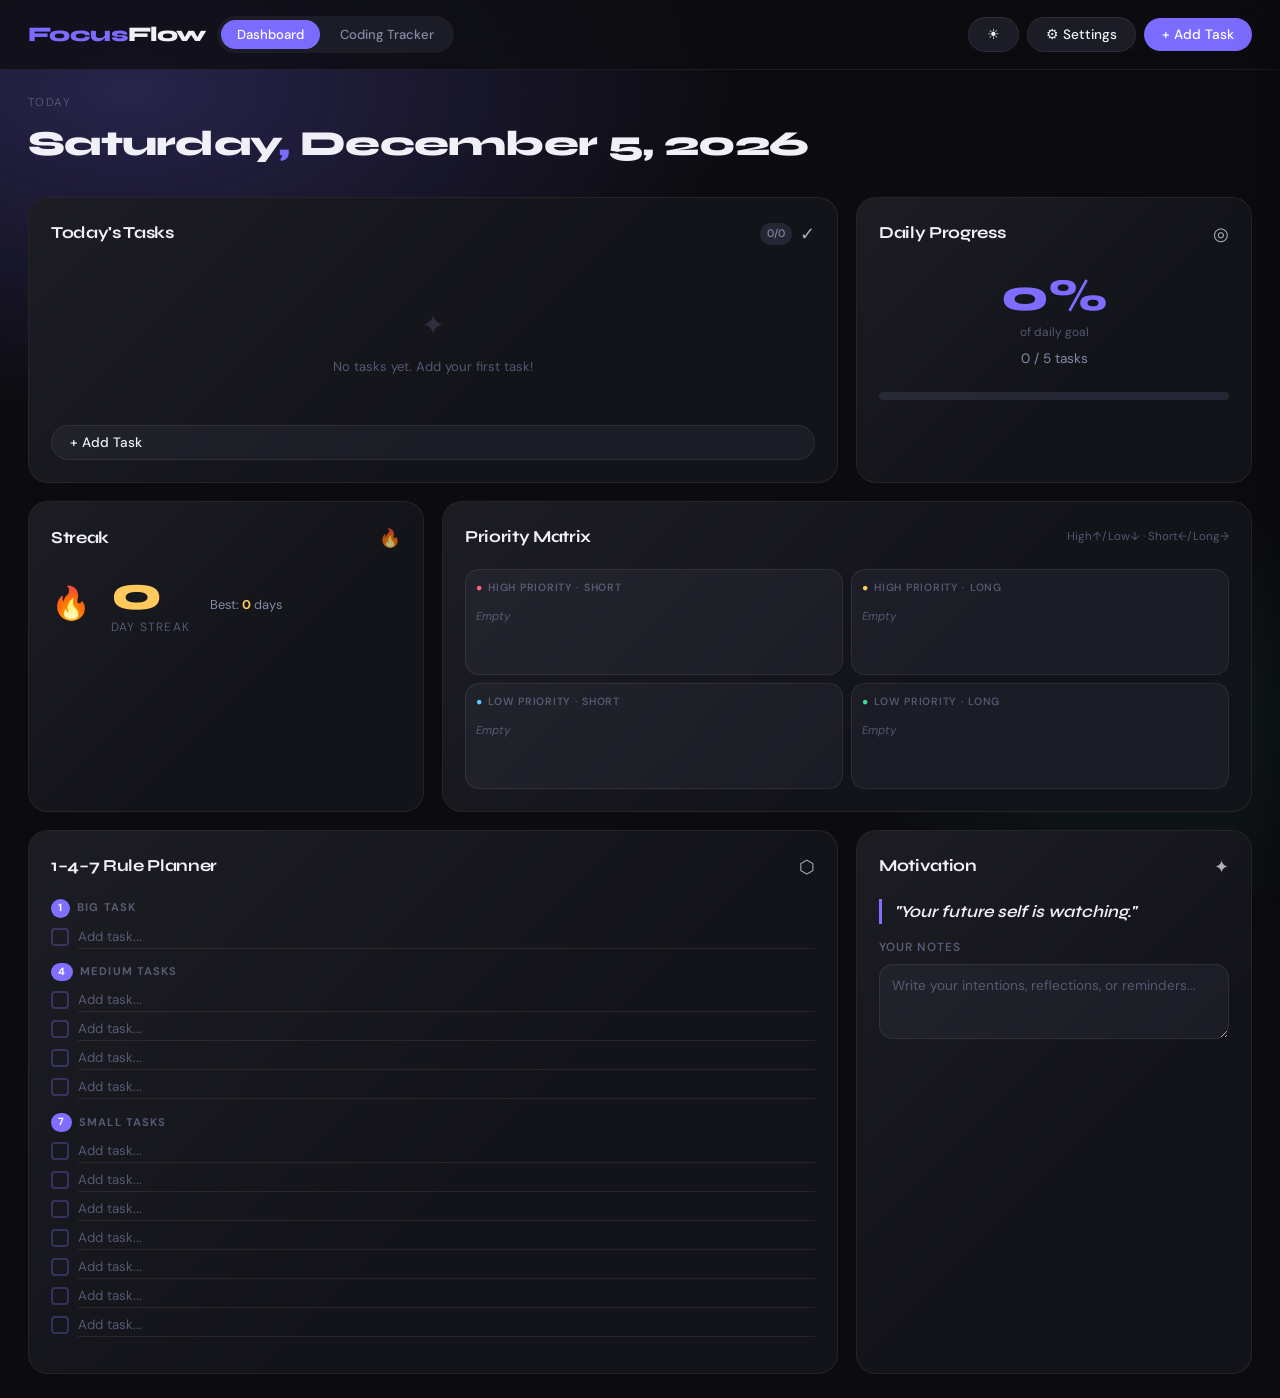
<file: focusflow-preview.html>
<!DOCTYPE html>
<html lang="en">
<head>
<meta charset="UTF-8">
<meta name="viewport" content="width=device-width, initial-scale=1.0">
<title>FocusFlow</title>
<link rel="preconnect" href="https://fonts.googleapis.com">
<link href="https://fonts.googleapis.com/css2?family=Syne:wght@400;500;600;700;800&family=DM+Sans:ital,wght@0,300;0,400;0,500;1,300&display=swap" rel="stylesheet">
<style>
:root {
  --accent: #7c6bff;
  --accent-glow: rgba(124,107,255,0.25);
  --bg: #0c0c10;
  --surface: #13131a;
  --surface-2: #1c1c26;
  --surface-3: #252533;
  --border: rgba(255,255,255,0.07);
  --border-accent: rgba(124,107,255,0.3);
  --text-primary: #f0f0f8;
  --text-secondary: #8888a8;
  --text-muted: #555570;
  --green: #3ddc97;
  --yellow: #ffc85b;
  --red: #ff5c7a;
  --blue: #5bc8ff;
  --radius: 14px;
  --radius-sm: 8px;
  --radius-lg: 20px;
  --t-fast: 0.15s ease;
  --t-normal: 0.25s ease;
  --t-slow: 0.4s ease;
  --font-display: 'Syne', sans-serif;
  --font-body: 'DM Sans', sans-serif;
}
body.light-theme {
  --bg: #f0f0f8; --surface: #ffffff; --surface-2: #f5f5ff; --surface-3: #eaeaf5;
  --border: rgba(0,0,0,0.07); --text-primary: #0c0c18; --text-secondary: #555575; --text-muted: #9898b8;
}
*,*::before,*::after{box-sizing:border-box;margin:0;padding:0;}
html{scroll-behavior:smooth;}
body{font-family:var(--font-body);background:var(--bg);color:var(--text-primary);min-height:100vh;font-size:15px;line-height:1.6;transition:background var(--t-slow),color var(--t-slow);overflow-x:hidden;}
body::before{content:'';position:fixed;inset:0;background:radial-gradient(ellipse 80% 60% at 10% 10%,var(--accent-glow) 0%,transparent 60%),radial-gradient(ellipse 50% 50% at 90% 80%,rgba(61,220,151,0.07) 0%,transparent 50%);pointer-events:none;z-index:0;}
h1,h2,h3,h4{font-family:var(--font-display);letter-spacing:-0.02em;}
h1{font-size:clamp(1.6rem,4vw,2.2rem);font-weight:800;}
h2{font-size:1.05rem;font-weight:700;}
.app-wrapper{position:relative;z-index:1;min-height:100vh;}
/* TOPBAR */
.topbar{display:flex;align-items:center;justify-content:space-between;padding:16px 28px;border-bottom:1px solid var(--border);backdrop-filter:blur(20px);background:rgba(12,12,16,0.75);position:sticky;top:0;z-index:100;}
body.light-theme .topbar{background:rgba(240,240,248,0.9);}
.topbar-left{display:flex;align-items:center;gap:12px;}
.logo{font-family:var(--font-display);font-size:1.3rem;font-weight:800;color:var(--accent);letter-spacing:-0.03em;}
.logo span{color:var(--text-primary);}
.nav-pills{display:flex;gap:4px;background:var(--surface-2);padding:4px;border-radius:50px;}
.nav-pill{padding:6px 16px;border-radius:50px;font-size:0.82rem;font-weight:500;color:var(--text-secondary);cursor:pointer;border:none;background:transparent;font-family:var(--font-body);transition:all var(--t-normal);}
.nav-pill:hover{color:var(--text-primary);}
.nav-pill.active{background:var(--accent);color:#fff;}
.topbar-actions{display:flex;align-items:center;gap:8px;}
.main-content{padding:24px 28px;max-width:1400px;margin:0 auto;}
/* DATE HERO */
.date-hero{margin-bottom:24px;animation:fadeUp 0.6s ease both;}
.today-label{font-size:0.72rem;text-transform:uppercase;letter-spacing:0.12em;color:var(--text-muted);margin-bottom:4px;}
.accent-dot{color:var(--accent);}
/* GRID */
.dashboard-grid{display:grid;grid-template-columns:repeat(auto-fit,minmax(300px,1fr));gap:18px;}
.card-full{grid-column:1/-1;}
.card-wide{grid-column:span 2;}
/* GLASS CARD */
.glass-card{background:var(--surface);border:1px solid var(--border);border-radius:var(--radius-lg);padding:22px;transition:transform var(--t-normal),border-color var(--t-normal),box-shadow var(--t-normal);animation:fadeUp 0.5s ease both;position:relative;overflow:hidden;}
.glass-card::before{content:'';position:absolute;inset:0;background:linear-gradient(135deg,rgba(255,255,255,0.04) 0%,transparent 60%);pointer-events:none;}
.glass-card:hover{border-color:var(--border-accent);transform:translateY(-2px);box-shadow:0 8px 32px rgba(0,0,0,0.3);}
.card-header{display:flex;align-items:center;justify-content:space-between;margin-bottom:18px;}
.card-icon{font-size:1.1rem;opacity:0.7;}
/* BUTTONS */
.btn{display:inline-flex;align-items:center;gap:6px;padding:8px 18px;border-radius:50px;font-family:var(--font-body);font-size:0.85rem;font-weight:500;cursor:pointer;transition:all var(--t-fast);border:none;outline:none;}
.btn-primary{background:var(--accent);color:#fff;}
.btn-primary:hover{filter:brightness(1.15);transform:translateY(-1px);box-shadow:0 4px 20px var(--accent-glow);}
.btn-ghost{background:var(--surface-2);color:var(--text-primary);border:1px solid var(--border);}
.btn-ghost:hover{border-color:var(--accent);color:var(--accent);}
.icon-btn{width:28px;height:28px;border-radius:7px;background:var(--surface-3);border:none;color:var(--text-secondary);font-size:0.82rem;cursor:pointer;display:inline-flex;align-items:center;justify-content:center;transition:all var(--t-fast);}
.icon-btn:hover{background:var(--accent);color:#fff;}
.icon-btn.danger:hover{background:var(--red);}
.pill-btn{padding:5px 12px;border-radius:50px;font-size:0.76rem;font-weight:500;background:var(--surface-2);border:1px solid var(--border);color:var(--text-secondary);cursor:pointer;transition:all var(--t-fast);font-family:var(--font-body);}
.pill-btn:hover{border-color:var(--accent);color:var(--accent);}
/* PROGRESS */
.progress-wrap{display:flex;align-items:center;gap:10px;margin:10px 0;}
.progress-bar{flex:1;height:8px;background:var(--surface-3);border-radius:50px;overflow:hidden;}
.progress-bar-fill{height:100%;background:linear-gradient(90deg,var(--accent),var(--green));border-radius:50px;transition:width 0.6s cubic-bezier(0.4,0,0.2,1);}
.progress-pct{font-family:var(--font-display);font-weight:700;font-size:0.88rem;color:var(--accent);min-width:40px;text-align:right;}
.progress-big{text-align:center;padding:8px 0;}
.progress-ring-val{font-family:var(--font-display);font-size:2.8rem;font-weight:800;color:var(--accent);line-height:1;}
.progress-ring-label{font-size:0.75rem;color:var(--text-muted);margin-top:4px;}
.progress-detail{font-size:0.85rem;color:var(--text-secondary);margin-top:6px;}
/* STREAK */
.streak-display{display:flex;align-items:center;gap:20px;}
.streak-num{font-family:var(--font-display);font-size:3rem;font-weight:800;color:var(--yellow);line-height:1;}
.streak-info{flex:1;}
.streak-label{font-size:0.75rem;text-transform:uppercase;letter-spacing:0.1em;color:var(--text-muted);}
.streak-best{font-size:0.8rem;color:var(--text-secondary);margin-top:4px;}
.streak-best strong{color:var(--yellow);}
/* TASKS */
.task-item{display:flex;align-items:flex-start;gap:10px;padding:12px 14px;background:var(--surface-2);border-radius:var(--radius);margin-bottom:8px;border:1px solid var(--border);border-left:3px solid transparent;transition:all var(--t-normal);animation:fadeUp 0.3s ease both;}
.task-item:hover{border-color:var(--border-accent);transform:translateX(2px);}
.task-item.priority-high{border-left-color:var(--red);}
.task-item.priority-medium{border-left-color:var(--yellow);}
.task-item.priority-low{border-left-color:var(--green);}
.task-item.completed{opacity:0.5;}
.task-item.completed .task-title{text-decoration:line-through;}
.task-check{width:20px;height:20px;min-width:20px;border-radius:5px;border:2px solid var(--border-accent);background:transparent;cursor:pointer;font-size:0.7rem;color:var(--accent);display:flex;align-items:center;justify-content:center;transition:all var(--t-fast);}
.task-check:hover,.task-item.completed .task-check{background:var(--accent);border-color:var(--accent);color:#fff;}
.task-body{flex:1;min-width:0;}
.task-title{font-weight:500;font-size:0.88rem;white-space:nowrap;overflow:hidden;text-overflow:ellipsis;}
.task-desc{font-size:0.75rem;color:var(--text-secondary);margin-top:2px;}
.task-meta{display:flex;flex-wrap:wrap;gap:5px;margin-top:5px;}
.task-actions{display:flex;gap:5px;opacity:0;transition:opacity var(--t-fast);}
.task-item:hover .task-actions{opacity:1;}
/* BADGES */
.badge{font-size:0.68rem;padding:2px 7px;border-radius:50px;background:var(--surface-3);color:var(--text-secondary);font-weight:500;}
.priority-badge-high{background:rgba(255,92,122,0.15);color:var(--red);}
.priority-badge-medium{background:rgba(255,200,91,0.15);color:var(--yellow);}
.priority-badge-low{background:rgba(61,220,151,0.15);color:var(--green);}
/* EMPTY */
.empty-state{text-align:center;padding:36px 16px;color:var(--text-muted);}
.empty-state span{font-size:1.8rem;display:block;margin-bottom:8px;opacity:0.4;}
.empty-state p{font-size:0.82rem;}
/* MATRIX */
.matrix-grid{display:grid;grid-template-columns:1fr 1fr;gap:8px;min-height:220px;}
.matrix-quadrant{background:var(--surface-2);border-radius:var(--radius);padding:10px;border:1px solid var(--border);min-height:90px;}
.matrix-label{font-size:0.66rem;font-weight:600;text-transform:uppercase;letter-spacing:0.07em;color:var(--text-muted);margin-bottom:6px;display:flex;align-items:center;gap:5px;}
.matrix-q1 .matrix-label::before{content:'●';color:var(--red);}
.matrix-q2 .matrix-label::before{content:'●';color:var(--yellow);}
.matrix-q3 .matrix-label::before{content:'●';color:var(--blue);}
.matrix-q4 .matrix-label::before{content:'●';color:var(--green);}
.matrix-task{font-size:0.75rem;padding:3px 7px;background:var(--surface-3);border-radius:5px;margin-bottom:3px;white-space:nowrap;overflow:hidden;text-overflow:ellipsis;}
.matrix-task.done{text-decoration:line-through;opacity:0.5;}
.matrix-empty{font-size:0.72rem;color:var(--text-muted);font-style:italic;}
/* 1-4-7 PLAN */
.plan-section{margin-bottom:14px;}
.plan-section-title{font-size:0.7rem;font-weight:700;text-transform:uppercase;letter-spacing:0.1em;color:var(--text-muted);margin-bottom:7px;display:flex;align-items:center;gap:7px;}
.plan-count{background:var(--accent);color:#fff;padding:1px 7px;border-radius:50px;font-size:0.65rem;}
.plan-item{display:flex;align-items:center;gap:9px;margin-bottom:5px;}
.plan-item.done{opacity:0.5;}
.plan-item.done .plan-input{text-decoration:line-through;}
.plan-check{width:18px;height:18px;min-width:18px;border-radius:4px;border:2px solid var(--border-accent);background:transparent;color:var(--accent);font-size:0.65rem;cursor:pointer;display:flex;align-items:center;justify-content:center;transition:all var(--t-fast);}
.plan-check:hover,.plan-item.done .plan-check{background:var(--accent);border-color:var(--accent);color:#fff;}
.plan-input{flex:1;background:transparent;border:none;border-bottom:1px solid var(--border);color:var(--text-primary);font-family:var(--font-body);font-size:0.83rem;padding:3px 0;outline:none;transition:border-color var(--t-fast);}
.plan-input:focus{border-bottom-color:var(--accent);}
.plan-input::placeholder{color:var(--text-muted);}
/* MOTIVATION */
.quote-text{font-family:var(--font-display);font-size:1.05rem;font-weight:600;font-style:italic;line-height:1.5;margin-bottom:14px;padding-left:12px;border-left:3px solid var(--accent);}
.motivation-notes,.coding-notes-area{width:100%;background:var(--surface-2);border:1px solid var(--border);border-radius:var(--radius);color:var(--text-primary);font-family:var(--font-body);font-size:0.85rem;padding:12px;resize:vertical;outline:none;transition:border-color var(--t-fast);}
.motivation-notes{min-height:75px;}
.coding-notes-area{min-height:130px;}
.motivation-notes:focus,.coding-notes-area:focus{border-color:var(--accent);}
.motivation-notes::placeholder,.coding-notes-area::placeholder{color:var(--text-muted);}
/* MODAL */
.modal-overlay{position:fixed;inset:0;background:rgba(0,0,0,0.7);backdrop-filter:blur(6px);display:flex;align-items:center;justify-content:center;z-index:1000;opacity:0;pointer-events:none;transition:opacity var(--t-normal);padding:16px;}
.modal-overlay.open{opacity:1;pointer-events:all;}
.modal-overlay.open .modal-box{transform:translateY(0) scale(1);}
.modal-box{background:var(--surface);border:1px solid var(--border-accent);border-radius:var(--radius-lg);padding:24px;width:100%;max-width:500px;max-height:90vh;overflow-y:auto;transform:translateY(20px) scale(0.97);transition:transform var(--t-normal);box-shadow:0 24px 64px rgba(0,0,0,0.5);}
.modal-header{display:flex;align-items:center;justify-content:space-between;margin-bottom:20px;}
/* FORMS */
.form-group{margin-bottom:14px;}
.form-label{display:block;font-size:0.74rem;font-weight:600;color:var(--text-muted);text-transform:uppercase;letter-spacing:0.08em;margin-bottom:5px;}
.form-input,.form-select,.form-textarea{width:100%;background:var(--surface-2);border:1px solid var(--border);border-radius:var(--radius-sm);color:var(--text-primary);font-family:var(--font-body);font-size:0.88rem;padding:9px 12px;outline:none;transition:border-color var(--t-fast),box-shadow var(--t-fast);}
.form-input:focus,.form-select:focus,.form-textarea:focus{border-color:var(--accent);box-shadow:0 0 0 3px var(--accent-glow);}
.form-select{cursor:pointer;}
.form-textarea{resize:vertical;min-height:70px;}
.form-row{display:grid;grid-template-columns:1fr 1fr;gap:12px;}
.form-check{display:flex;align-items:center;gap:9px;}
.form-check input[type="checkbox"]{width:15px;height:15px;accent-color:var(--accent);cursor:pointer;}
.form-check label{font-size:0.85rem;cursor:pointer;}
.form-actions{display:flex;gap:8px;justify-content:flex-end;margin-top:20px;}
/* SETTINGS PANEL */
.settings-panel{position:fixed;top:0;right:0;width:300px;height:100vh;background:var(--surface);border-left:1px solid var(--border);padding:22px;z-index:200;transform:translateX(100%);transition:transform var(--t-slow);overflow-y:auto;box-shadow:-8px 0 32px rgba(0,0,0,0.3);}
.settings-panel.open{transform:translateX(0);}
.settings-section{margin-bottom:24px;}
.settings-section h3{font-size:0.7rem;text-transform:uppercase;letter-spacing:0.12em;color:var(--text-muted);margin-bottom:12px;padding-bottom:7px;border-bottom:1px solid var(--border);}
.setting-row{display:flex;align-items:center;justify-content:space-between;margin-bottom:12px;}
.setting-label{font-size:0.83rem;color:var(--text-secondary);}
/* CODING PAGE */
.platforms-grid{display:grid;grid-template-columns:repeat(auto-fit,minmax(260px,1fr));gap:18px;}
.platform-header{display:flex;align-items:center;justify-content:space-between;margin-bottom:14px;}
.platform-name{font-family:var(--font-display);font-size:1.05rem;font-weight:700;color:var(--accent);cursor:text;outline:none;border-bottom:1px dashed transparent;transition:border-color var(--t-fast);padding-bottom:2px;}
.platform-name:focus{border-bottom-color:var(--accent);}
.stat-row{display:flex;gap:12px;margin-bottom:14px;}
.stat-block{flex:1;text-align:center;background:var(--surface-2);border-radius:var(--radius-sm);padding:9px 6px;}
.stat-value{font-family:var(--font-display);font-size:1.5rem;font-weight:800;color:var(--text-primary);line-height:1;}
.stat-label{font-size:0.66rem;color:var(--text-muted);text-transform:uppercase;letter-spacing:0.07em;margin-top:3px;}
.counter-controls{display:flex;align-items:center;justify-content:center;gap:14px;margin:14px 0;}
.counter-btn{width:38px;height:38px;border-radius:50%;border:2px solid var(--border-accent);background:transparent;color:var(--text-primary);font-size:1.2rem;cursor:pointer;display:flex;align-items:center;justify-content:center;transition:all var(--t-fast);}
.counter-btn:hover{background:var(--accent);border-color:var(--accent);transform:scale(1.1);}
.counter-val{font-family:var(--font-display);font-size:1.8rem;font-weight:800;color:var(--text-primary);min-width:55px;text-align:center;}
.platform-footer{display:flex;align-items:center;justify-content:space-between;margin-top:10px;}
.target-label{font-size:0.76rem;color:var(--text-muted);display:flex;align-items:center;gap:7px;}
.target-input{width:55px;background:var(--surface-2);border:1px solid var(--border);border-radius:5px;color:var(--text-primary);font-size:0.83rem;padding:3px 7px;outline:none;text-align:center;}
.target-input:focus{border-color:var(--accent);}
/* SCROLLBAR */
::-webkit-scrollbar{width:5px;}
::-webkit-scrollbar-track{background:transparent;}
::-webkit-scrollbar-thumb{background:var(--surface-3);border-radius:3px;}
::-webkit-scrollbar-thumb:hover{background:var(--accent);}
/* ANIMATIONS */
@keyframes fadeUp{from{opacity:0;transform:translateY(14px);}to{opacity:1;transform:translateY(0);}}
.glass-card:nth-child(1){animation-delay:0.05s;}
.glass-card:nth-child(2){animation-delay:0.10s;}
.glass-card:nth-child(3){animation-delay:0.15s;}
.glass-card:nth-child(4){animation-delay:0.20s;}
.glass-card:nth-child(5){animation-delay:0.25s;}
.glass-card:nth-child(6){animation-delay:0.30s;}
/* TABS (for single-file routing) */
.page-view{display:none;}
.page-view.active{display:block;}
/* MOBILE */
@media(max-width:700px){
  .topbar{padding:14px 16px;}
  .main-content{padding:16px;}
  .dashboard-grid{grid-template-columns:1fr;}
  .card-wide{grid-column:1;}
  .form-row{grid-template-columns:1fr;}
  .matrix-grid{min-height:180px;}
}
</style>
</head>
<body>
<div class="app-wrapper">

  <!-- TOP BAR -->
  <header class="topbar">
    <div class="topbar-left">
      <div class="logo">Focus<span>Flow</span></div>
      <nav class="nav-pills">
        <button class="nav-pill active" id="nav-dashboard">Dashboard</button>
        <button class="nav-pill" id="nav-coding">Coding Tracker</button>
      </nav>
    </div>
    <div class="topbar-actions">
      <button class="btn btn-ghost" id="theme-toggle">☀</button>
      <button class="btn btn-ghost" id="settings-btn">⚙ Settings</button>
      <button class="btn btn-primary" id="add-task-btn">+ Add Task</button>
    </div>
  </header>

  <!-- ══════════════════ PAGE 1: DASHBOARD ══════════════════ -->
  <div class="page-view active" id="page-dashboard">
  <main class="main-content">
    <div class="date-hero">
      <div class="today-label">Today</div>
      <h1 id="today-date">—<span class="accent-dot">.</span></h1>
    </div>

    <div class="dashboard-grid">

      <!-- TASKS -->
      <div class="glass-card card-wide" id="card-tasks">
        <div class="card-header">
          <h2>Today's Tasks</h2>
          <div style="display:flex;gap:8px;align-items:center;">
            <span class="badge" id="task-count-badge">0</span>
            <span class="card-icon">✓</span>
          </div>
        </div>
        <div id="task-list"></div>
        <div style="margin-top:12px;">
          <button class="btn btn-ghost" onclick="document.getElementById('add-task-btn').click()" style="width:100%">+ Add Task</button>
        </div>
      </div>

      <!-- PROGRESS -->
      <div class="glass-card" id="card-progress">
        <div class="card-header"><h2>Daily Progress</h2><span class="card-icon">◎</span></div>
        <div class="progress-big">
          <div class="progress-ring-val" id="progress-percent">0%</div>
          <div class="progress-ring-label">of daily goal</div>
          <div class="progress-detail" id="progress-label">0 / 5 tasks</div>
        </div>
        <div class="progress-wrap" style="margin-top:14px;">
          <div class="progress-bar"><div class="progress-bar-fill" id="progress-bar-fill" style="width:0%"></div></div>
        </div>
      </div>

      <!-- STREAK -->
      <div class="glass-card" id="card-streak">
        <div class="card-header"><h2>Streak</h2><span class="card-icon">🔥</span></div>
        <div class="streak-display">
          <div style="font-size:2rem;">🔥</div>
          <div>
            <div class="streak-num" id="streak-count">0</div>
            <div class="streak-label">Day Streak</div>
          </div>
          <div class="streak-info">
            <div class="streak-best">Best: <strong id="streak-best">0</strong> days</div>
          </div>
        </div>
      </div>

      <!-- PRIORITY MATRIX -->
      <div class="glass-card card-wide" id="card-matrix">
        <div class="card-header">
          <h2>Priority Matrix</h2>
          <span style="font-size:0.72rem;color:var(--text-muted);">High↑/Low↓ · Short←/Long→</span>
        </div>
        <div class="matrix-grid">
          <div class="matrix-quadrant matrix-q1"><div class="matrix-label">High Priority · Short</div><div id="matrix-q1"></div></div>
          <div class="matrix-quadrant matrix-q2"><div class="matrix-label">High Priority · Long</div><div id="matrix-q2"></div></div>
          <div class="matrix-quadrant matrix-q3"><div class="matrix-label">Low Priority · Short</div><div id="matrix-q3"></div></div>
          <div class="matrix-quadrant matrix-q4"><div class="matrix-label">Low Priority · Long</div><div id="matrix-q4"></div></div>
        </div>
      </div>

      <!-- 1-4-7 PLAN -->
      <div class="glass-card card-wide" id="card-plan147">
        <div class="card-header"><h2>1–4–7 Rule Planner</h2><span class="card-icon">⬡</span></div>
        <div class="plan-section">
          <div class="plan-section-title"><span class="plan-count">1</span> BIG Task</div>
          <div id="plan-big"></div>
        </div>
        <div class="plan-section">
          <div class="plan-section-title"><span class="plan-count">4</span> Medium Tasks</div>
          <div id="plan-medium"></div>
        </div>
        <div class="plan-section">
          <div class="plan-section-title"><span class="plan-count">7</span> Small Tasks</div>
          <div id="plan-small"></div>
        </div>
      </div>

      <!-- MOTIVATION -->
      <div class="glass-card" id="card-motivation">
        <div class="card-header"><h2>Motivation</h2><span class="card-icon">✦</span></div>
        <div class="quote-text" id="daily-quote">"Loading..."</div>
        <label class="form-label" style="margin-bottom:7px;">Your Notes</label>
        <textarea class="motivation-notes" id="motivation-notes" placeholder="Write your intentions, reflections, or reminders..."></textarea>
      </div>

    </div>
  </main>
  </div>

  <!-- ══════════════════ PAGE 2: CODING TRACKER ══════════════════ -->
  <div class="page-view" id="page-coding">
  <main class="main-content">
    <div class="date-hero">
      <div class="today-label">Coding Practice</div>
      <h1>Track Your <span class="accent-dot">Progress</span></h1>
    </div>

    <div class="dashboard-grid">
      <!-- CODING STREAK -->
      <div class="glass-card">
        <div class="card-header"><h2>Coding Streak</h2><span class="card-icon">🔥</span></div>
        <div class="streak-display">
          <div style="font-size:2rem;">💻</div>
          <div>
            <div class="streak-num" id="coding-streak-count">0</div>
            <div class="streak-label">Day Streak</div>
          </div>
          <div class="streak-info">
            <div class="streak-best">Best: <strong id="coding-streak-best">0</strong> days</div>
            <div style="font-size:0.72rem;color:var(--text-muted);margin-top:4px;">Solve ≥ 1 problem/day</div>
          </div>
        </div>
      </div>

      <!-- CODING NOTES -->
      <div class="glass-card card-wide">
        <div class="card-header"><h2>Notes & Insights</h2><span class="card-icon">📝</span></div>
        <textarea class="coding-notes-area" id="coding-notes" placeholder="Write your learnings, patterns, or approaches...&#10;&#10;• Two pointers = sorted arrays&#10;• Sliding window = O(n) substrings&#10;• DP = subproblems + memo"></textarea>
      </div>
    </div>

    <div style="margin-top:22px;">
      <div style="display:flex;align-items:center;justify-content:space-between;margin-bottom:14px;">
        <h2 style="font-family:var(--font-display);font-size:1.05rem;">Practice Platforms</h2>
        <button class="btn btn-primary btn-sm" id="add-platform-btn" style="padding:7px 16px;font-size:0.82rem;">+ Add Platform</button>
      </div>
      <div class="platforms-grid" id="platforms-container"></div>
    </div>
  </main>
  </div>

  <!-- SETTINGS PANEL -->
  <aside class="settings-panel" id="settings-panel">
    <div style="display:flex;align-items:center;justify-content:space-between;margin-bottom:22px;">
      <h2 style="font-size:1rem;">Settings</h2>
      <button class="icon-btn" id="settings-close">✕</button>
    </div>
    <div class="settings-section">
      <h3>Appearance</h3>
      <div class="setting-row">
        <span class="setting-label">Accent Color</span>
        <input type="color" id="s-accent" value="#7c6bff" style="width:38px;height:28px;border:none;background:none;cursor:pointer;border-radius:6px;">
      </div>
      <div class="setting-row">
        <span class="setting-label">Theme</span>
        <button class="pill-btn" onclick="document.getElementById('theme-toggle').click()">Dark / Light</button>
      </div>
    </div>
    <div class="settings-section">
      <h3>Daily Goal</h3>
      <div class="form-group">
        <label class="form-label">Goal Type</label>
        <select class="form-select" id="s-goal-type">
          <option value="tasks">Number of Tasks</option>
          <option value="hours">Hours Worked</option>
          <option value="custom">Custom Target</option>
        </select>
      </div>
      <div class="form-group">
        <label class="form-label">Target Value</label>
        <input type="number" class="form-input" id="s-goal-target" min="1" max="100" value="5">
      </div>
    </div>
    <div class="settings-section">
      <h3>Streak Rule</h3>
      <div class="form-group">
        <label class="form-label">Rule</label>
        <select class="form-select" id="s-streak-rule">
          <option value="any">At least 1 task</option>
          <option value="percent">Completion %</option>
          <option value="custom">Custom count</option>
        </select>
      </div>
      <div class="form-group">
        <label class="form-label">Threshold (% or count)</label>
        <input type="number" class="form-input" id="s-streak-threshold" min="1" max="100" value="80">
      </div>
    </div>
  </aside>

  <!-- TASK MODAL -->
  <div class="modal-overlay" id="task-modal">
    <div class="modal-box">
      <div class="modal-header">
        <h2 id="modal-title">Add New Task</h2>
        <button class="icon-btn" id="modal-close">✕</button>
      </div>
      <div id="task-form">
        <div class="form-group">
          <label class="form-label">Task Title *</label>
          <input type="text" class="form-input" id="tf-title" placeholder="What needs to be done?">
        </div>
        <div class="form-group">
          <label class="form-label">Description</label>
          <textarea class="form-textarea" id="tf-desc" placeholder="Optional details..." style="min-height:60px;"></textarea>
        </div>
        <div class="form-row">
          <div class="form-group">
            <label class="form-label">Date</label>
            <input type="date" class="form-input" id="tf-date">
          </div>
          <div class="form-group">
            <label class="form-label">Priority</label>
            <select class="form-select" id="tf-priority">
              <option value="high">🔴 High</option>
              <option value="medium" selected>🟡 Medium</option>
              <option value="low">🟢 Low</option>
            </select>
          </div>
        </div>
        <div class="form-row">
          <div class="form-group">
            <label class="form-label">Reminder Time</label>
            <input type="time" class="form-input" id="tf-reminder">
          </div>
          <div class="form-group">
            <label class="form-label">Estimated (min)</label>
            <input type="number" class="form-input" id="tf-estimate" min="0" max="480" placeholder="e.g. 30">
          </div>
        </div>
        <div class="form-group" style="display:flex;gap:18px;flex-wrap:wrap;">
          <label class="form-check"><input type="checkbox" id="tf-reminder-enabled"><span>Enable reminder</span></label>
          <label class="form-check"><input type="checkbox" id="tf-recurring"><span>Recurring daily</span></label>
        </div>
        <div class="form-actions">
          <button type="button" class="btn btn-ghost" id="modal-cancel">Cancel</button>
          <button type="button" class="btn btn-primary" id="modal-submit">Save Task</button>
        </div>
      </div>
    </div>
  </div>

</div><!-- /app-wrapper -->

<script>
// ════════════════════════════════════════════════════════════════════
// FOCUSFLOW — BUNDLED VANILLA JS (no modules for artifact compat)
// ════════════════════════════════════════════════════════════════════

// ──── STORAGE MANAGER ────────────────────────────────────────────────
const SM = {
  get(k){try{const r=localStorage.getItem(k);return r?JSON.parse(r):null;}catch{return null;}},
  set(k,v){try{localStorage.setItem(k,JSON.stringify(v));return true;}catch{return false;}},
  getTasks(){return this.get('ff_tasks')||[];},
  saveTasks(t){return this.set('ff_tasks',t);},
  getSettings(){return this.get('ff_settings')||{theme:'dark',accentColor:'#7c6bff',goalType:'tasks',goalTarget:5,streakRule:'any',streakThreshold:80};},
  saveSettings(s){return this.set('ff_settings',s);},
  getStreak(){return this.get('ff_streak')||{currentStreak:0,lastStreakDate:null,bestStreak:0};},
  saveStreak(s){return this.set('ff_streak',s);},
  getCoding(){return this.get('ff_coding')||[{id:'lc',name:'LeetCode',solvedToday:0,totalSolved:0,dailyTarget:5,lastReset:today()},{id:'cc',name:'CodeChef',solvedToday:0,totalSolved:0,dailyTarget:3,lastReset:today()},{id:'cf',name:'Codeforces',solvedToday:0,totalSolved:0,dailyTarget:2,lastReset:today()}];},
  saveCoding(d){return this.set('ff_coding',d);},
  getCodingStreak(){return this.get('ff_coding_streak')||{currentStreak:0,lastStreakDate:null,bestStreak:0};},
  saveCodingStreak(s){return this.set('ff_coding_streak',s);},
  getPlan147(){return this.get('ff_plan147')||{bigTask:{title:'',done:false},mediumTasks:Array(4).fill(null).map(()=>({title:'',done:false})),smallTasks:Array(7).fill(null).map(()=>({title:'',done:false}))};},
  savePlan147(p){return this.set('ff_plan147',p);},
  getNotes(){return this.get('ff_notes')||'';},
  saveNotes(n){return this.set('ff_notes',n);}
};

function today(){return new Date().toISOString().slice(0,10);}
function yesterday(){const d=new Date();d.setDate(d.getDate()-1);return d.toISOString().slice(0,10);}
function esc(s){return String(s||'').replace(/&/g,'&amp;').replace(/</g,'&lt;').replace(/>/g,'&gt;').replace(/"/g,'&quot;');}

// ──── TASKS ─────────────────────────────────────────────────────────
let tasks = [];
function loadTasks(){
  tasks = SM.getTasks();
  generateRecurring();
}
function saveTasks(){SM.saveTasks(tasks);renderAll();}
function generateRecurring(){
  const t=today(), dow=new Date().getDay();
  tasks.filter(x=>x.recurring).forEach(tmpl=>{
    if(!(tmpl.recurringDays||[]).includes(dow))return;
    if(!tasks.some(x=>x.date===t&&x._from===tmpl.id)){
      tasks.push({...tmpl,id:uid(),date:t,completed:false,_from:tmpl.id,recurring:false});
    }
  });
}
function uid(){return Math.random().toString(36).slice(2)+Date.now().toString(36);}
function getTodayTasks(){return tasks.filter(t=>t.date===today()&&!t.recurring);}
function addTask(d){
  const t={id:uid(),title:d.title||'Untitled',description:d.description||'',date:d.date||today(),reminderTime:d.reminderTime||null,reminderEnabled:!!d.reminderEnabled,recurring:!!d.recurring,recurringDays:d.recurringDays||[0,1,2,3,4,5,6],priority:d.priority||'medium',estimatedMinutes:d.estimatedMinutes||0,completed:false,createdAt:new Date().toISOString()};
  tasks.push(t);if(t.recurring)generateRecurring();saveTasks();return t;
}
function editTask(id,upd){const i=tasks.findIndex(t=>t.id===id);if(i<0)return;tasks[i]={...tasks[i],...upd};saveTasks();}
function deleteTask(id){tasks=tasks.filter(t=>t.id!==id);saveTasks();}
function toggleTask(id){const t=tasks.find(x=>x.id===id);if(t){t.completed=!t.completed;saveTasks();}}

// ──── SETTINGS ──────────────────────────────────────────────────────
function applySettings(s){
  const r=document.documentElement;
  r.style.setProperty('--accent',s.accentColor||'#7c6bff');
  const hex=s.accentColor||'#7c6bff';
  const rv=parseInt(hex.slice(1,3),16),gv=parseInt(hex.slice(3,5),16),bv=parseInt(hex.slice(5,7),16);
  r.style.setProperty('--accent-glow',`rgba(${rv},${gv},${bv},0.25)`);
  document.body.classList.toggle('light-theme',s.theme==='light');
}
function updateSetting(patch){
  const s={...SM.getSettings(),...patch};SM.saveSettings(s);applySettings(s);return s;
}

// ──── PROGRESS ──────────────────────────────────────────────────────
function calcProgress(){
  const s=SM.getSettings(), tt=getTodayTasks(), done=tt.filter(x=>x.completed);
  let cur=0,tgt=s.goalTarget||5,lbl='';
  if(s.goalType==='tasks'){cur=done.length;lbl=`${cur} / ${tgt} tasks`;}
  else if(s.goalType==='hours'){cur=parseFloat((done.reduce((a,x)=>a+(x.estimatedMinutes||0),0)/60).toFixed(2));tgt=s.goalTarget||4;lbl=`${cur}h / ${tgt}h`;}
  else{cur=done.length;lbl=`${cur} / ${tgt}`;}
  const pct=tgt>0?Math.min(100,Math.round(cur/tgt*100)):0;
  return{cur,tgt,pct,lbl,done:done.length,total:tt.length};
}

// ──── STREAK ────────────────────────────────────────────────────────
function evalStreak(){
  const s=SM.getSettings(), p=calcProgress(), sk=SM.getStreak(), t=today();
  const met=s.streakRule==='any'?p.done>=1:s.streakRule==='percent'?p.pct>=(s.streakThreshold||80):p.done>=(s.streakThreshold||1);
  if(sk.lastStreakDate===t){
    if(!met){sk.currentStreak=Math.max(0,sk.currentStreak-1);sk.lastStreakDate=yesterday();SM.saveStreak(sk);}
    return sk;
  }
  if(met){
    sk.currentStreak=(sk.lastStreakDate===yesterday())?sk.currentStreak+1:1;
    sk.lastStreakDate=t;sk.bestStreak=Math.max(sk.bestStreak,sk.currentStreak);SM.saveStreak(sk);
  }
  return sk;
}

// ──── RENDER: TASKS ─────────────────────────────────────────────────
function renderTasks(){
  const list=document.getElementById('task-list');if(!list)return;
  const tt=getTodayTasks();
  const badge=document.getElementById('task-count-badge');
  if(badge)badge.textContent=tt.filter(t=>t.completed).length+'/'+tt.length;
  if(!tt.length){list.innerHTML=`<div class="empty-state"><span>✦</span><p>No tasks yet. Add your first task!</p></div>`;return;}
  const po={high:0,medium:1,low:2};
  const sorted=[...tt].sort((a,b)=>po[a.priority]-po[b.priority]);
  list.innerHTML=sorted.map(t=>`
    <div class="task-item ${t.completed?'completed':''} priority-${t.priority}">
      <button class="task-check" onclick="toggleTask('${t.id}');renderAll();">${t.completed?'✓':''}</button>
      <div class="task-body">
        <div class="task-title">${esc(t.title)}</div>
        ${t.description?`<div class="task-desc">${esc(t.description)}</div>`:''}
        <div class="task-meta">
          <span class="badge priority-badge-${t.priority}">${t.priority}</span>
          ${t.estimatedMinutes?`<span class="badge">${t.estimatedMinutes}min</span>`:''}
          ${t.reminderTime?`<span class="badge">⏰${t.reminderTime}</span>`:''}
          ${t.recurring?`<span class="badge">🔁</span>`:''}
        </div>
      </div>
      <div class="task-actions">
        <button class="icon-btn" onclick="openEditModal('${t.id}')" title="Edit">✎</button>
        <button class="icon-btn danger" onclick="if(confirm('Delete?')){deleteTask('${t.id}');renderAll();}" title="Delete">✕</button>
      </div>
    </div>`).join('');
}

// ──── RENDER: PROGRESS ──────────────────────────────────────────────
function renderProgress(){
  const p=calcProgress();
  const bar=document.getElementById('progress-bar-fill');
  const pct=document.getElementById('progress-percent');
  const lbl=document.getElementById('progress-label');
  if(bar)bar.style.width=p.pct+'%';
  if(pct)pct.textContent=p.pct+'%';
  if(lbl)lbl.textContent=p.lbl;
}

// ──── RENDER: STREAK ────────────────────────────────────────────────
function renderStreak(){
  const sk=evalStreak();
  const el=document.getElementById('streak-count');
  const best=document.getElementById('streak-best');
  if(el)el.textContent=sk.currentStreak;
  if(best)best.textContent=sk.bestStreak;
}

// ──── RENDER: MATRIX ────────────────────────────────────────────────
function renderMatrix(){
  const tt=getTodayTasks();
  const q={q1:tt.filter(t=>t.priority==='high'&&(t.estimatedMinutes||0)<=30),q2:tt.filter(t=>t.priority==='high'&&(t.estimatedMinutes||0)>30),q3:tt.filter(t=>t.priority!=='high'&&(t.estimatedMinutes||0)<=30),q4:tt.filter(t=>t.priority!=='high'&&(t.estimatedMinutes||0)>30)};
  Object.entries(q).forEach(([k,v])=>{
    const el=document.getElementById('matrix-'+k);
    if(el)el.innerHTML=v.length?v.map(t=>`<div class="matrix-task ${t.completed?'done':''}">${esc(t.title)}</div>`).join(''):`<span class="matrix-empty">Empty</span>`;
  });
}

// ──── RENDER: 1-4-7 PLAN ────────────────────────────────────────────
function renderPlan(){
  const p=SM.getPlan147();
  renderPlanItems('plan-big',[p.bigTask],'big');
  renderPlanItems('plan-medium',p.mediumTasks,'medium');
  renderPlanItems('plan-small',p.smallTasks,'small');
}
function renderPlanItems(cid,items,type){
  const el=document.getElementById(cid);if(!el)return;
  el.innerHTML=items.map((item,i)=>`
    <div class="plan-item ${item.done?'done':''}">
      <button class="plan-check" onclick="togglePlanItem('${type}',${i})">${item.done?'✓':''}</button>
      <input class="plan-input" type="text" placeholder="Add task..." value="${esc(item.title)}" onchange="updatePlanTitle('${type}',${i},this.value)">
    </div>`).join('');
}
function togglePlanItem(type,i){
  const p=SM.getPlan147();
  if(type==='big')p.bigTask.done=!p.bigTask.done;
  else if(type==='medium')p.mediumTasks[i].done=!p.mediumTasks[i].done;
  else p.smallTasks[i].done=!p.smallTasks[i].done;
  SM.savePlan147(p);renderPlan();
}
function updatePlanTitle(type,i,val){
  const p=SM.getPlan147();
  if(type==='big')p.bigTask.title=val;
  else if(type==='medium')p.mediumTasks[i].title=val;
  else p.smallTasks[i].title=val;
  SM.savePlan147(p);
}

// ──── RENDER: MOTIVATION ────────────────────────────────────────────
const QUOTES=["Consistency beats intensity.","Small daily improvements lead to stunning results.","Do it now. 'Later' often becomes 'never'.","Progress, not perfection.","One task at a time. One day at a time.","Your future self is watching.","Discipline = choosing what you want most over what you want now.","The secret of getting ahead is getting started."];
function renderMotivation(){
  const el=document.getElementById('daily-quote');
  if(el)el.textContent=`"${QUOTES[new Date().getDate()%QUOTES.length]}"`;
  const notes=document.getElementById('motivation-notes');
  if(notes&&!notes._bound){notes.value=SM.getNotes();notes.addEventListener('input',()=>SM.saveNotes(notes.value));notes._bound=true;}
}

// ──── RENDER ALL ────────────────────────────────────────────────────
function renderAll(){renderTasks();renderProgress();renderStreak();renderMatrix();renderPlan();}

// ──── TASK MODAL ────────────────────────────────────────────────────
let editingId=null;
function openTaskModal(task=null){
  editingId=task?task.id:null;
  document.getElementById('modal-title').textContent=task?'Edit Task':'Add New Task';
  if(task){
    document.getElementById('tf-title').value=task.title;
    document.getElementById('tf-desc').value=task.description||'';
    document.getElementById('tf-date').value=task.date;
    document.getElementById('tf-reminder').value=task.reminderTime||'';
    document.getElementById('tf-priority').value=task.priority;
    document.getElementById('tf-estimate').value=task.estimatedMinutes||0;
    document.getElementById('tf-recurring').checked=!!task.recurring;
    document.getElementById('tf-reminder-enabled').checked=!!task.reminderEnabled;
  }else{
    ['tf-title','tf-desc','tf-reminder'].forEach(id=>document.getElementById(id).value='');
    document.getElementById('tf-date').value=today();
    document.getElementById('tf-priority').value='medium';
    document.getElementById('tf-estimate').value='';
    document.getElementById('tf-recurring').checked=false;
    document.getElementById('tf-reminder-enabled').checked=false;
  }
  document.getElementById('task-modal').classList.add('open');
  document.getElementById('tf-title').focus();
}
function openEditModal(id){openTaskModal(tasks.find(t=>t.id===id));}
function closeModal(){document.getElementById('task-modal').classList.remove('open');editingId=null;}
function submitModal(){
  const title=document.getElementById('tf-title').value.trim();
  if(!title)return;
  const d={title,description:document.getElementById('tf-desc').value.trim(),date:document.getElementById('tf-date').value||today(),reminderTime:document.getElementById('tf-reminder').value||null,priority:document.getElementById('tf-priority').value,estimatedMinutes:parseInt(document.getElementById('tf-estimate').value)||0,recurring:document.getElementById('tf-recurring').checked,reminderEnabled:document.getElementById('tf-reminder-enabled').checked,recurringDays:[0,1,2,3,4,5,6]};
  if(editingId)editTask(editingId,d);else addTask(d);
  if(d.reminderEnabled&&d.reminderTime)scheduleReminder(d.title,d.reminderTime);
  closeModal();renderAll();
}

// ──── REMINDER ──────────────────────────────────────────────────────
function scheduleReminder(title,time){
  if(!('Notification'in window))return;
  Notification.requestPermission().then(p=>{
    if(p!=='granted')return;
    const[h,m]=time.split(':').map(Number);
    const target=new Date();target.setHours(h,m,0,0);
    if(target<=new Date())target.setDate(target.getDate()+1);
    setTimeout(()=>new Notification('⏰ FocusFlow',{body:title}),target-new Date());
  });
}

// ──── SETTINGS PANEL ────────────────────────────────────────────────
function initSettings(){
  const s=SM.getSettings();
  const acc=document.getElementById('s-accent');
  const gt=document.getElementById('s-goal-type');
  const gtv=document.getElementById('s-goal-target');
  const sr=document.getElementById('s-streak-rule');
  const st=document.getElementById('s-streak-threshold');
  if(acc){acc.value=s.accentColor;acc.oninput=()=>{updateSetting({accentColor:acc.value});}}
  if(gt){gt.value=s.goalType;gt.onchange=()=>{updateSetting({goalType:gt.value});renderAll();};}
  if(gtv){gtv.value=s.goalTarget;gtv.oninput=()=>{updateSetting({goalTarget:parseInt(gtv.value)||5});renderAll();};}
  if(sr){sr.value=s.streakRule;sr.onchange=()=>{updateSetting({streakRule:sr.value});renderStreak();};}
  if(st){st.value=s.streakThreshold;st.oninput=()=>{updateSetting({streakThreshold:parseInt(st.value)||80});renderStreak();};}
}

// ──── CODING TRACKER ────────────────────────────────────────────────
let platforms=[];
function loadCoding(){
  platforms=SM.getCoding();
  // Reset daily counts if needed
  const t=today();let changed=false;
  platforms.forEach(p=>{if(p.lastReset!==t){p.solvedToday=0;p.lastReset=t;changed=true;}});
  if(changed)SM.saveCoding(platforms);
}
function saveCoding(){SM.saveCoding(platforms);evalCodingStreak();renderPlatforms();renderCodingStreak();}
function evalCodingStreak(){
  const sk=SM.getCodingStreak(),t=today();
  const any=platforms.some(p=>p.solvedToday>=1);
  if(sk.lastStreakDate===t){if(!any){sk.currentStreak=Math.max(0,sk.currentStreak-1);sk.lastStreakDate=yesterday();SM.saveCodingStreak(sk);}return;}
  if(any){sk.currentStreak=(sk.lastStreakDate===yesterday())?sk.currentStreak+1:1;sk.lastStreakDate=t;sk.bestStreak=Math.max(sk.bestStreak,sk.currentStreak);SM.saveCodingStreak(sk);}
}
function renderPlatforms(){
  const c=document.getElementById('platforms-container');if(!c)return;
  if(!platforms.length){c.innerHTML=`<div class="glass-card empty-state"><span>+</span><p>No platforms yet. Add one!</p></div>`;return;}
  c.innerHTML=platforms.map(p=>{
    const pct=p.dailyTarget>0?Math.min(100,Math.round(p.solvedToday/p.dailyTarget*100)):0;
    return`<div class="glass-card platform-card" data-pid="${p.id}">
      <div class="platform-header">
        <span class="platform-name" contenteditable="true" onblur="renamePlatform('${p.id}',this.textContent.trim())" onkeydown="if(event.key==='Enter'){event.preventDefault();this.blur();}">${esc(p.name)}</span>
        <button class="icon-btn danger" onclick="if(confirm('Remove platform?')){platforms=platforms.filter(x=>x.id!=='${p.id}');saveCoding();}">✕</button>
      </div>
      <div class="stat-row">
        <div class="stat-block"><div class="stat-value">${p.solvedToday}</div><div class="stat-label">Today</div></div>
        <div class="stat-block"><div class="stat-value">${p.totalSolved}</div><div class="stat-label">Total</div></div>
        <div class="stat-block"><div class="stat-value">${p.dailyTarget}</div><div class="stat-label">Target</div></div>
      </div>
      <div class="progress-wrap">
        <div class="progress-bar"><div class="progress-bar-fill" style="width:${pct}%"></div></div>
        <span class="progress-pct">${pct}%</span>
      </div>
      <div class="counter-controls">
        <button class="counter-btn decrement" onclick="decrement('${p.id}')">−</button>
        <span class="counter-val">${p.solvedToday}</span>
        <button class="counter-btn increment" onclick="increment('${p.id}')">+</button>
      </div>
      <div class="platform-footer">
        <button class="pill-btn" onclick="resetDaily('${p.id}')">Reset Daily</button>
        <label class="target-label">Target: <input class="target-input" type="number" min="1" value="${p.dailyTarget}" onchange="setTarget('${p.id}',parseInt(this.value)||1)"></label>
      </div>
    </div>`;
  }).join('');
}
function renamePlatform(id,name){const p=platforms.find(x=>x.id===id);if(p&&name){p.name=name;SM.saveCoding(platforms);}}
function increment(id){const p=platforms.find(x=>x.id===id);if(p){p.solvedToday++;p.totalSolved++;saveCoding();}}
function decrement(id){const p=platforms.find(x=>x.id===id);if(p&&p.solvedToday>0){p.solvedToday--;p.totalSolved=Math.max(0,p.totalSolved-1);saveCoding();}}
function resetDaily(id){const p=platforms.find(x=>x.id===id);if(p){p.solvedToday=0;saveCoding();}}
function setTarget(id,val){const p=platforms.find(x=>x.id===id);if(p){p.dailyTarget=val;saveCoding();}}
function addPlatform(name){platforms.push({id:uid(),name:name||'New Platform',solvedToday:0,totalSolved:0,dailyTarget:5,lastReset:today()});saveCoding();}
function renderCodingStreak(){
  const sk=SM.getCodingStreak();
  const el=document.getElementById('coding-streak-count');
  const best=document.getElementById('coding-streak-best');
  if(el)el.textContent=sk.currentStreak;
  if(best)best.textContent=sk.bestStreak;
}

// ──── PAGE ROUTING ───────────────────────────────────────────────────
function showPage(name){
  document.querySelectorAll('.page-view').forEach(p=>p.classList.remove('active'));
  document.querySelectorAll('.nav-pill').forEach(b=>b.classList.remove('active'));
  document.getElementById('page-'+name).classList.add('active');
  document.getElementById('nav-'+name).classList.add('active');
  const addBtn=document.getElementById('add-task-btn');
  if(name==='coding'){
    addBtn.textContent='+ Add Platform';addBtn.onclick=()=>{const n=prompt('Platform name (e.g. LeetCode):');if(n?.trim())addPlatform(n.trim());};
    renderPlatforms();renderCodingStreak();initCodingNotes();
  }else{
    addBtn.textContent='+ Add Task';addBtn.onclick=()=>openTaskModal();
    renderAll();
  }
}
function initCodingNotes(){
  const n=document.getElementById('coding-notes');
  if(n&&!n._bound){n.value=SM.getNotes();n.addEventListener('input',()=>SM.saveNotes(n.value));n._bound=true;}
}

// ──── INIT ───────────────────────────────────────────────────────────
document.addEventListener('DOMContentLoaded',()=>{
  // Apply settings
  applySettings(SM.getSettings());
  // Load tasks
  loadTasks();loadCoding();
  // Render dashboard
  renderAll();renderMotivation();
  // Date
  const de=document.getElementById('today-date');
  if(de)de.innerHTML=new Date().toLocaleDateString(undefined,{weekday:'long',year:'numeric',month:'long',day:'numeric'}).replace(',','<span class="accent-dot">,</span>');
  // Nav
  document.getElementById('nav-dashboard').addEventListener('click',()=>showPage('dashboard'));
  document.getElementById('nav-coding').addEventListener('click',()=>showPage('coding'));
  // Task modal
  document.getElementById('add-task-btn').addEventListener('click',()=>openTaskModal());
  document.getElementById('modal-close').addEventListener('click',closeModal);
  document.getElementById('modal-cancel').addEventListener('click',closeModal);
  document.getElementById('modal-submit').addEventListener('click',submitModal);
  document.getElementById('task-modal').addEventListener('click',e=>{if(e.target===document.getElementById('task-modal'))closeModal();});
  // Settings panel
  document.getElementById('settings-btn').addEventListener('click',()=>{document.getElementById('settings-panel').classList.toggle('open');initSettings();});
  document.getElementById('settings-close').addEventListener('click',()=>document.getElementById('settings-panel').classList.remove('open'));
  // Theme toggle
  document.getElementById('theme-toggle').addEventListener('click',()=>{const s=SM.getSettings();updateSetting({theme:s.theme==='dark'?'light':'dark'});});
  // Schedule reminders for today's tasks
  getTodayTasks().forEach(t=>{if(t.reminderEnabled&&t.reminderTime)scheduleReminder(t.title,t.reminderTime);});
  // Midnight refresh
  const midnight=new Date();midnight.setHours(24,0,0,0);
  setTimeout(()=>{loadTasks();renderAll();},midnight-new Date());
});
</script>
</body>
</html>
</file>
